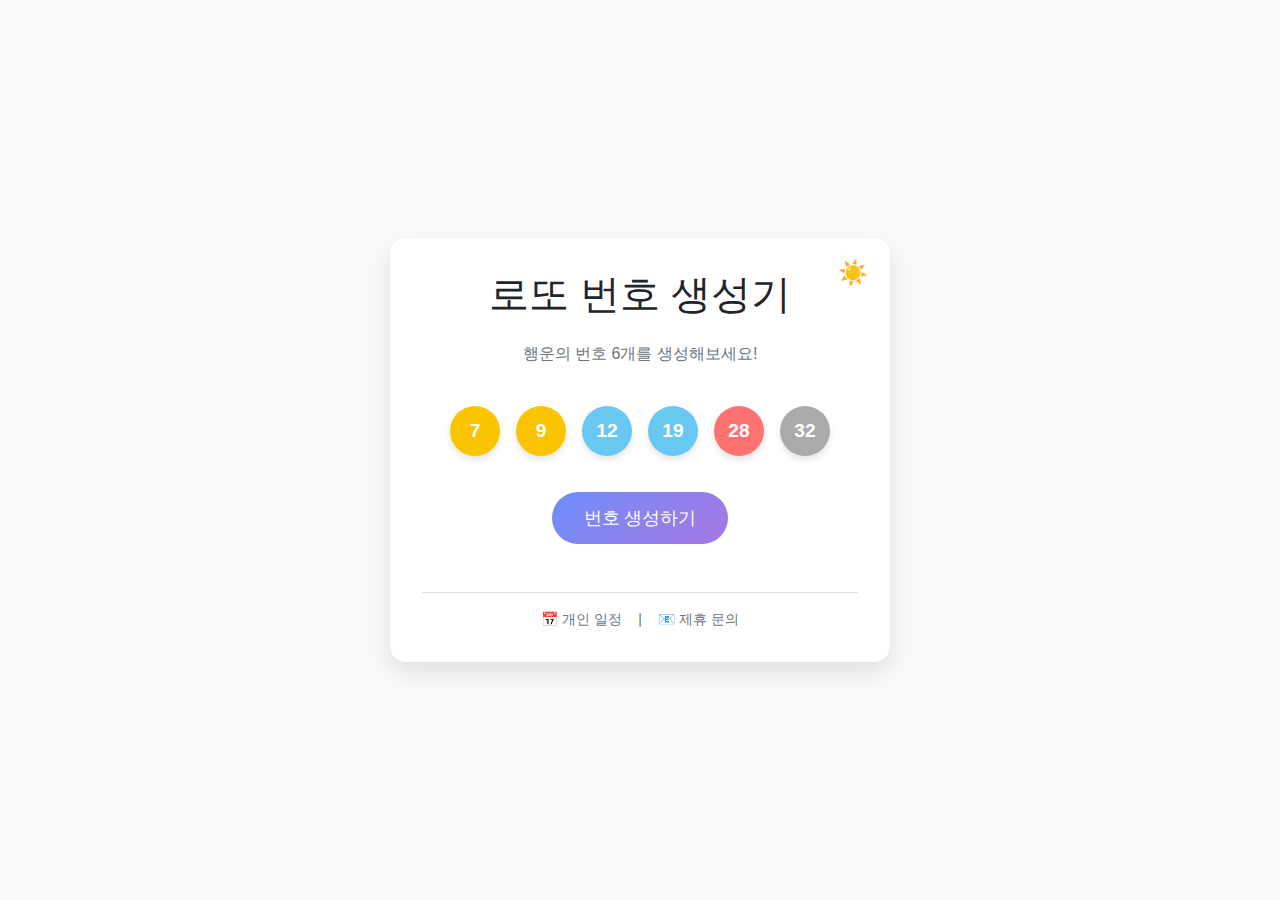
<file: index.html>
<!DOCTYPE html>
<html lang="ko">
<head>
    <meta charset="UTF-8">
    <meta name="viewport" content="width=device-width, initial-scale=1.0">
    <title>로또 번호 생성기</title>
    <link href="https://cdn.jsdelivr.net/npm/bootstrap@5.3.0/dist/css/bootstrap.min.css" rel="stylesheet">
    <link rel="stylesheet" href="style.css">
</head>
<body>

<div class="container">
    <button class="theme-toggle" onclick="toggleTheme()" id="themeIcon">☀️</button>
    <h1 class="mb-4">로또 번호 생성기</h1>
    <p class="text-muted mb-4">행운의 번호 6개를 생성해보세요!</p>
    
    <div id="result"></div>

    <button class="btn btn-generate mt-4" onclick="generateLotto()">번호 생성하기</button>

    <div class="mt-5 pt-3 border-top d-flex justify-content-center gap-3">
        <a href="calendar.html" class="text-decoration-none text-muted small">📅 개인 일정</a>
        <span class="text-muted small">|</span>
        <a href="contact.html" class="text-decoration-none text-muted small">📧 제휴 문의</a>
    </div>
</div>

<script src="script.js"></script>
</body>
</html>
</file>
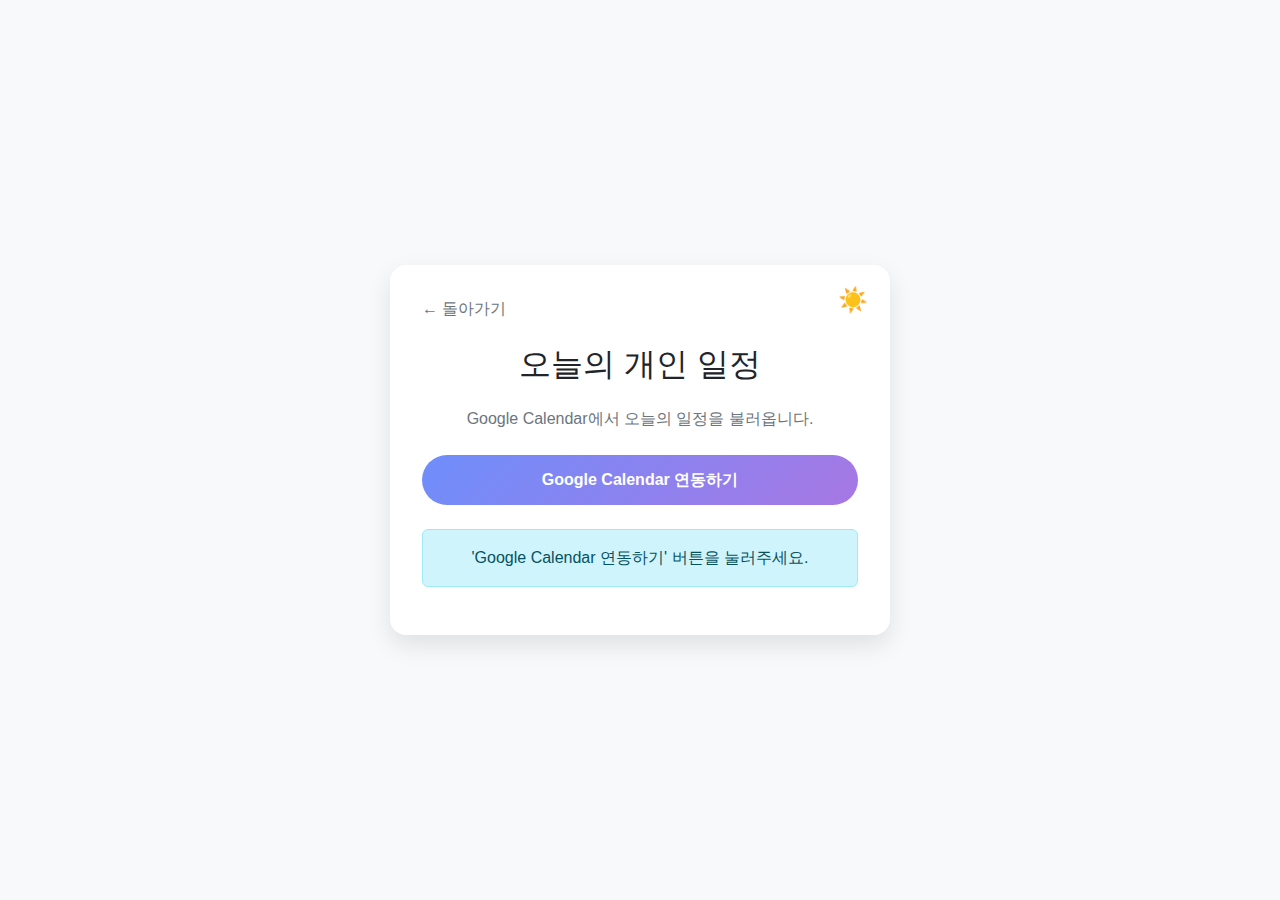
<file: calendar.html>
<!DOCTYPE html>
<html lang="ko">
<head>
    <meta charset="UTF-8">
    <meta name="viewport" content="width=device-width, initial-scale=1.0">
    <title>개인 일정 - 로또 번호 생성기</title>
    <link href="https://cdn.jsdelivr.net/npm/bootstrap@5.3.0/dist/css/bootstrap.min.css" rel="stylesheet">
    <link rel="stylesheet" href="style.css">
    <script async defer src="https://apis.google.com/js/api.js" onload="gapiLoaded()"></script>
    <script async defer src="https://accounts.google.com/gsi/client" onload="gisLoaded()"></script>
</head>
<body>

<div class="container">
    <button class="theme-toggle" onclick="toggleTheme()" id="themeIcon">☀️</button>
    
    <div class="mb-4 text-start">
        <a href="index.html" class="text-decoration-none text-muted">← 돌아가기</a>
    </div>

    <h2 class="mb-4">오늘의 개인 일정</h2>
    <p class="text-muted mb-4">Google Calendar에서 오늘의 일정을 불러옵니다.</p>

    <div id="auth-section" class="mb-4">
        <button id="authorize_button" class="btn btn-submit w-100" onclick="handleAuthClick()">Google Calendar 연동하기</button>
        <button id="signout_button" class="btn btn-secondary w-100 mt-2" onclick="handleSignoutClick()" style="display: none;">로그아웃</button>
    </div>

    <div id="content" class="text-start">
        <!-- 일정이 여기에 표시됩니다 -->
        <div class="alert alert-info text-center" role="alert">
            'Google Calendar 연동하기' 버튼을 눌러주세요.
        </div>
    </div>
</div>

<script src="script.js"></script>
<script>
    /* 
     * [중요] 아래 값을 본인의 Google Cloud Console 프로젝트 정보로 변경해야 합니다.
     * 설정 방법: https://console.cloud.google.com/
     * 1. 프로젝트 생성
     * 2. 'Google Calendar API' 사용 설정
     * 3. 사용자 인증 정보 만들기 -> API 키 생성 -> API_KEY에 입력
     * 4. 사용자 인증 정보 만들기 -> OAuth 클라이언트 ID 생성 -> 웹 애플리케이션
     *    -> 승인된 자바스크립트 원본에 http://localhost:8000 (로컬), https://본인ID.github.io (배포) 추가
     *    -> 클라이언트 ID를 CLIENT_ID에 입력
     */
    const CLIENT_ID = '866806021561-vcmuj0b841o8ur0vuqsvam68abu6r303.apps.googleusercontent.com'; // 여기에 클라이언트 ID 입력
    const API_KEY = 'AIzaSyBYThgz0ep_kUzG9uyC-Xv5rKO1i9Od11M';     // 여기에 API 키 입력
    
    // API 설정
    const DISCOVERY_DOCS = ["https://www.googleapis.com/discovery/v1/apis/calendar/v3/rest"];
    const SCOPES = "https://www.googleapis.com/auth/calendar.readonly";

    let tokenClient;
    let gapiInited = false;
    let gisInited = false;

    function gapiLoaded() {
        gapi.load('client', initializeGapiClient);
    }

    async function initializeGapiClient() {
        await gapi.client.init({
            apiKey: API_KEY,
            discoveryDocs: DISCOVERY_DOCS,
        });
        gapiInited = true;
        maybeEnableButtons();
    }

    function gisLoaded() {
        tokenClient = google.accounts.oauth2.initTokenClient({
            client_id: CLIENT_ID,
            scope: SCOPES,
            callback: '', // defined later
        });
        gisInited = true;
        maybeEnableButtons();
    }

    function maybeEnableButtons() {
        if (gapiInited && gisInited) {
            document.getElementById('authorize_button').style.visibility = 'visible';
        }
    }

    function handleAuthClick() {
        if(CLIENT_ID === 'YOUR_CLIENT_ID_HERE') {
            alert('calendar.html 파일을 열어 CLIENT_ID와 API_KEY를 설정해주세요!');
            return;
        }

        tokenClient.callback = async (resp) => {
            if (resp.error !== undefined) {
                throw (resp);
            }
            document.getElementById('signout_button').style.display = 'block';
            document.getElementById('authorize_button').innerText = '일정 새로고침';
            await listUpcomingEvents();
        };

        if (gapi.client.getToken() === null) {
            tokenClient.requestAccessToken({prompt: 'consent'});
        } else {
            tokenClient.requestAccessToken({prompt: ''});
        }
    }

    function handleSignoutClick() {
        const token = gapi.client.getToken();
        if (token !== null) {
            google.accounts.oauth2.revoke(token.access_token);
            gapi.client.setToken('');
            document.getElementById('content').innerHTML = '';
            document.getElementById('authorize_button').innerText = 'Google Calendar 연동하기';
            document.getElementById('signout_button').style.display = 'none';
        }
    }

    async function listUpcomingEvents() {
        const contentDiv = document.getElementById('content');
        
        // 오늘의 시작(00:00:00)과 끝(23:59:59) 구하기
        const now = new Date();
        const startOfDay = new Date(now.getFullYear(), now.getMonth(), now.getDate());
        const endOfDay = new Date(now.getFullYear(), now.getMonth(), now.getDate(), 23, 59, 59);

        try {
            const request = {
                'calendarId': 'primary',
                'timeMin': startOfDay.toISOString(),
                'timeMax': endOfDay.toISOString(),
                'showDeleted': false,
                'singleEvents': true,
                'maxResults': 10,
                'orderBy': 'startTime',
            };
            const response = await gapi.client.calendar.events.list(request);
            const events = response.result.items;

            if (!events || events.length === 0) {
                contentDiv.innerHTML = '<div class="alert alert-secondary">오늘 예정된 일정이 없습니다.</div>';
                return;
            }

            let output = '<div class="list-group">';
            events.forEach((event) => {
                let when = event.start.dateTime;
                if (!when) {
                    when = event.start.date; // 하루 종일 일정
                } else {
                    // 시간 포맷팅 (오전/오후 hh:mm)
                    const date = new Date(when);
                    when = date.toLocaleTimeString('ko-KR', { hour: '2-digit', minute: '2-digit' });
                }
                
                output += `
                    <div class="list-group-item bg-transparent text-body border-secondary mb-2 rounded">
                        <div class="d-flex w-100 justify-content-between">
                            <h5 class="mb-1 fw-bold">${event.summary}</h5>
                            <small class="text-muted">${when}</small>
                        </div>
                        <p class="mb-1 text-muted small">${event.description || ''}</p>
                    </div>
                `;
            });
            output += '</div>';
            contentDiv.innerHTML = output;
        } catch (err) {
            contentDiv.innerHTML = `<div class="alert alert-danger">일정을 불러오는데 실패했습니다.<br>${err.message}</div>`;
        }
    }
</script>
</body>
</html>
</file>
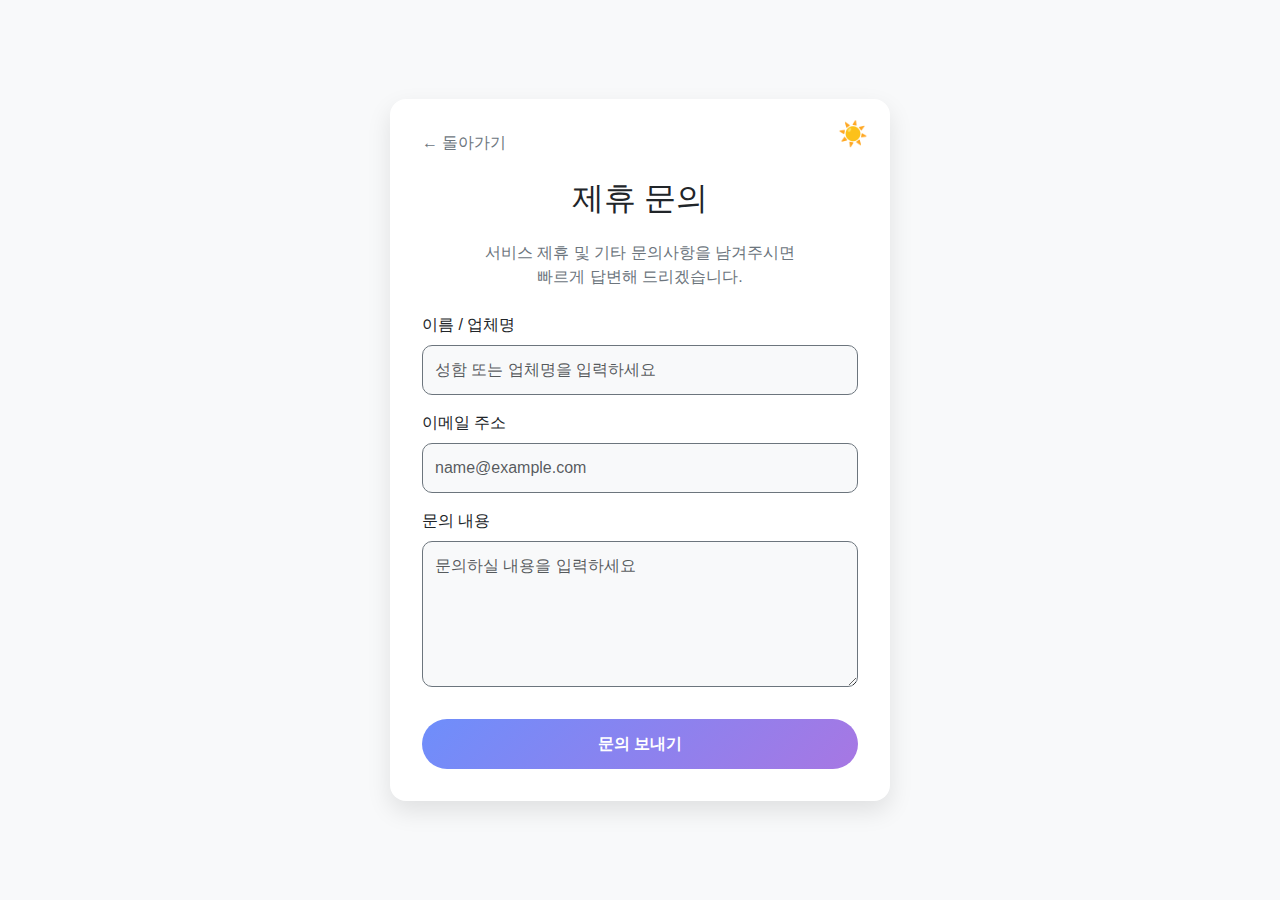
<file: contact.html>
<!DOCTYPE html>
<html lang="ko">
<head>
    <meta charset="UTF-8">
    <meta name="viewport" content="width=device-width, initial-scale=1.0">
    <title>제휴 문의 - 로또 번호 생성기</title>
    <link href="https://cdn.jsdelivr.net/npm/bootstrap@5.3.0/dist/css/bootstrap.min.css" rel="stylesheet">
    <link rel="stylesheet" href="style.css">
</head>
<body>

<div class="container">
    <button class="theme-toggle" onclick="toggleTheme()" id="themeIcon">☀️</button>
    
    <div class="mb-4 text-start">
        <a href="index.html" class="text-decoration-none text-muted">← 돌아가기</a>
    </div>

    <h2 class="mb-4">제휴 문의</h2>
    <p class="text-muted mb-4">서비스 제휴 및 기타 문의사항을 남겨주시면<br>빠르게 답변해 드리겠습니다.</p>

    <form action="https://formspree.io/f/mqedaeqd" method="POST" class="text-start">
        <div class="mb-3">
            <label for="name" class="form-label">이름 / 업체명</label>
            <input type="text" name="name" class="form-control" id="name" placeholder="성함 또는 업체명을 입력하세요" required>
        </div>
        <div class="mb-3">
            <label for="email" class="form-label">이메일 주소</label>
            <input type="email" name="_replyto" class="form-control" id="email" placeholder="name@example.com" required>
        </div>
        <div class="mb-3">
            <label for="message" class="form-label">문의 내용</label>
            <textarea name="message" class="form-control" id="message" rows="5" placeholder="문의하실 내용을 입력하세요" required></textarea>
        </div>
        <button type="submit" class="btn btn-submit w-100 mt-3">문의 보내기</button>
    </form>
</div>

<script src="script.js"></script>
</body>
</html>
</file>
<file: style.css>
:root {
    --bg-color: #f8f9fa;
    --container-bg: white;
    --text-color: #212529;
    --muted-text: #6c757d;
    --shadow: rgba(0,0,0,0.1);
}

[data-theme='dark'] {
    --bg-color: #121212;
    --container-bg: #1e1e1e;
    --text-color: #e0e0e0;
    --muted-text: #b0b0b0;
    --shadow: rgba(0,0,0,0.5);
}

body {
    background-color: var(--bg-color);
    color: var(--text-color);
    display: flex;
    justify-content: center;
    align-items: center;
    height: 100vh;
    margin: 0;
    font-family: 'Pretendard', sans-serif;
    transition: background-color 0.3s ease, color 0.3s ease;
}

.container {
    max-width: 500px;
    background: var(--container-bg);
    padding: 2rem;
    border-radius: 1rem;
    box-shadow: 0 10px 25px var(--shadow);
    text-align: center;
    position: relative;
    transition: background-color 0.3s ease, box-shadow 0.3s ease;
}

.theme-toggle {
    position: absolute;
    top: 1rem;
    right: 1rem;
    cursor: pointer;
    font-size: 1.5rem;
    background: none;
    border: none;
    color: var(--text-color);
}

.lotto-ball {
    width: 50px;
    height: 50px;
    border-radius: 50%;
    display: inline-flex;
    justify-content: center;
    align-items: center;
    color: white;
    font-weight: bold;
    font-size: 1.2rem;
    margin: 0.5rem;
    box-shadow: 0 4px 6px rgba(0,0,0,0.1);
    transition: transform 0.3s ease;
}

.lotto-ball:hover {
    transform: scale(1.1);
}

.ball-1 { background-color: #fbc400; }
.ball-11 { background-color: #69c8f2; }
.ball-21 { background-color: #ff7272; }
.ball-31 { background-color: #aaa; }
.ball-41 { background-color: #b0d840; }

#result {
    margin-top: 2rem;
    min-height: 70px;
}

.text-muted {
    color: var(--muted-text) !important;
}

.btn-generate {
    padding: 0.8rem 2rem;
    font-size: 1.1rem;
    border-radius: 50px;
    background: linear-gradient(135deg, #6e8efb, #a777e3);
    border: none;
    color: white;
    transition: all 0.3s ease;
}

.btn-generate:hover {
    opacity: 0.9;
    transform: translateY(-2px);
}

/* 폼 관련 스타일 */
.form-label {
    font-weight: 500;
    margin-bottom: 0.5rem;
}

.form-control {
    background-color: var(--bg-color);
    border: 1px solid var(--muted-text);
    color: var(--text-color);
    border-radius: 10px;
    padding: 0.75rem;
}

.form-control:focus {
    background-color: var(--bg-color);
    color: var(--text-color);
    border-color: #a777e3;
    box-shadow: 0 0 0 0.25rem rgba(167, 119, 227, 0.25);
}

.btn-submit {
    background: linear-gradient(135deg, #6e8efb, #a777e3);
    color: white;
    font-weight: bold;
    border: none;
    padding: 0.8rem;
    border-radius: 50px;
    transition: all 0.3s ease;
}

.btn-submit:hover {
    opacity: 0.9;
    transform: translateY(-2px);
    color: white;
}
</file>
